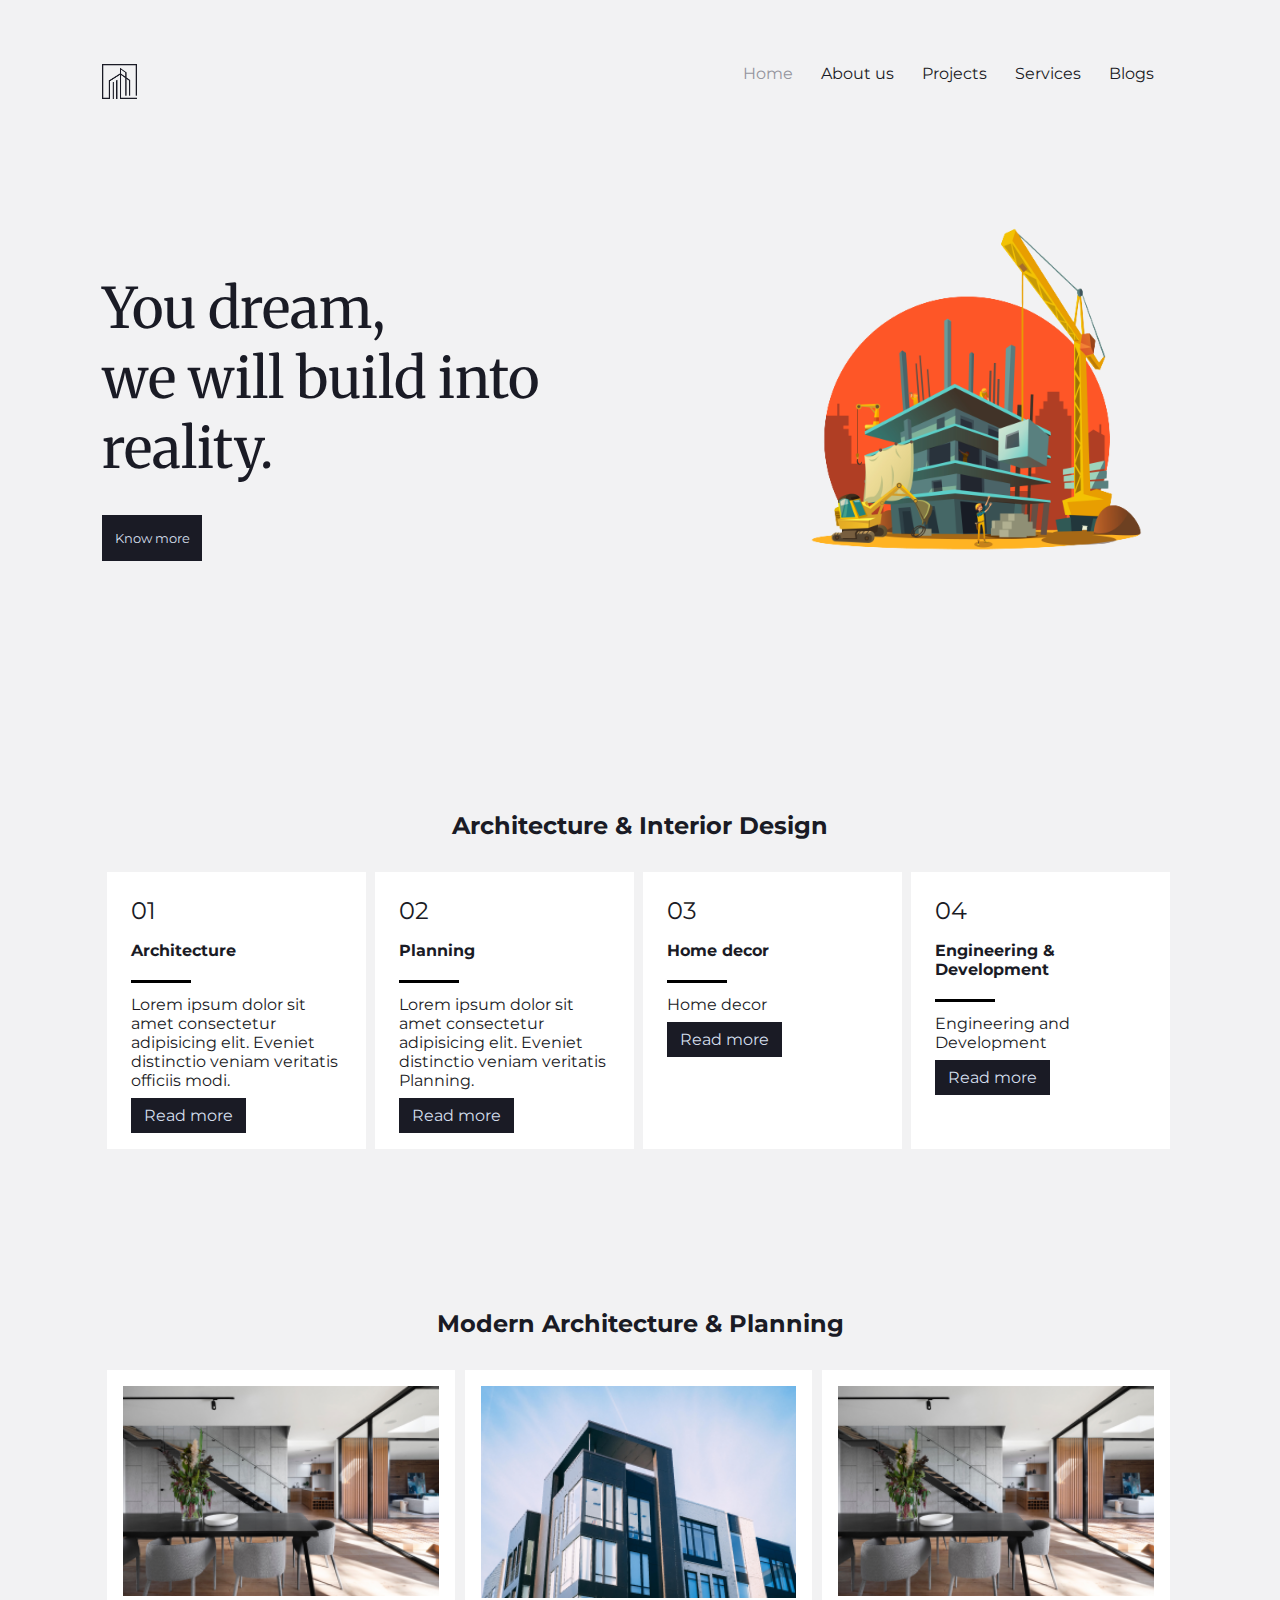
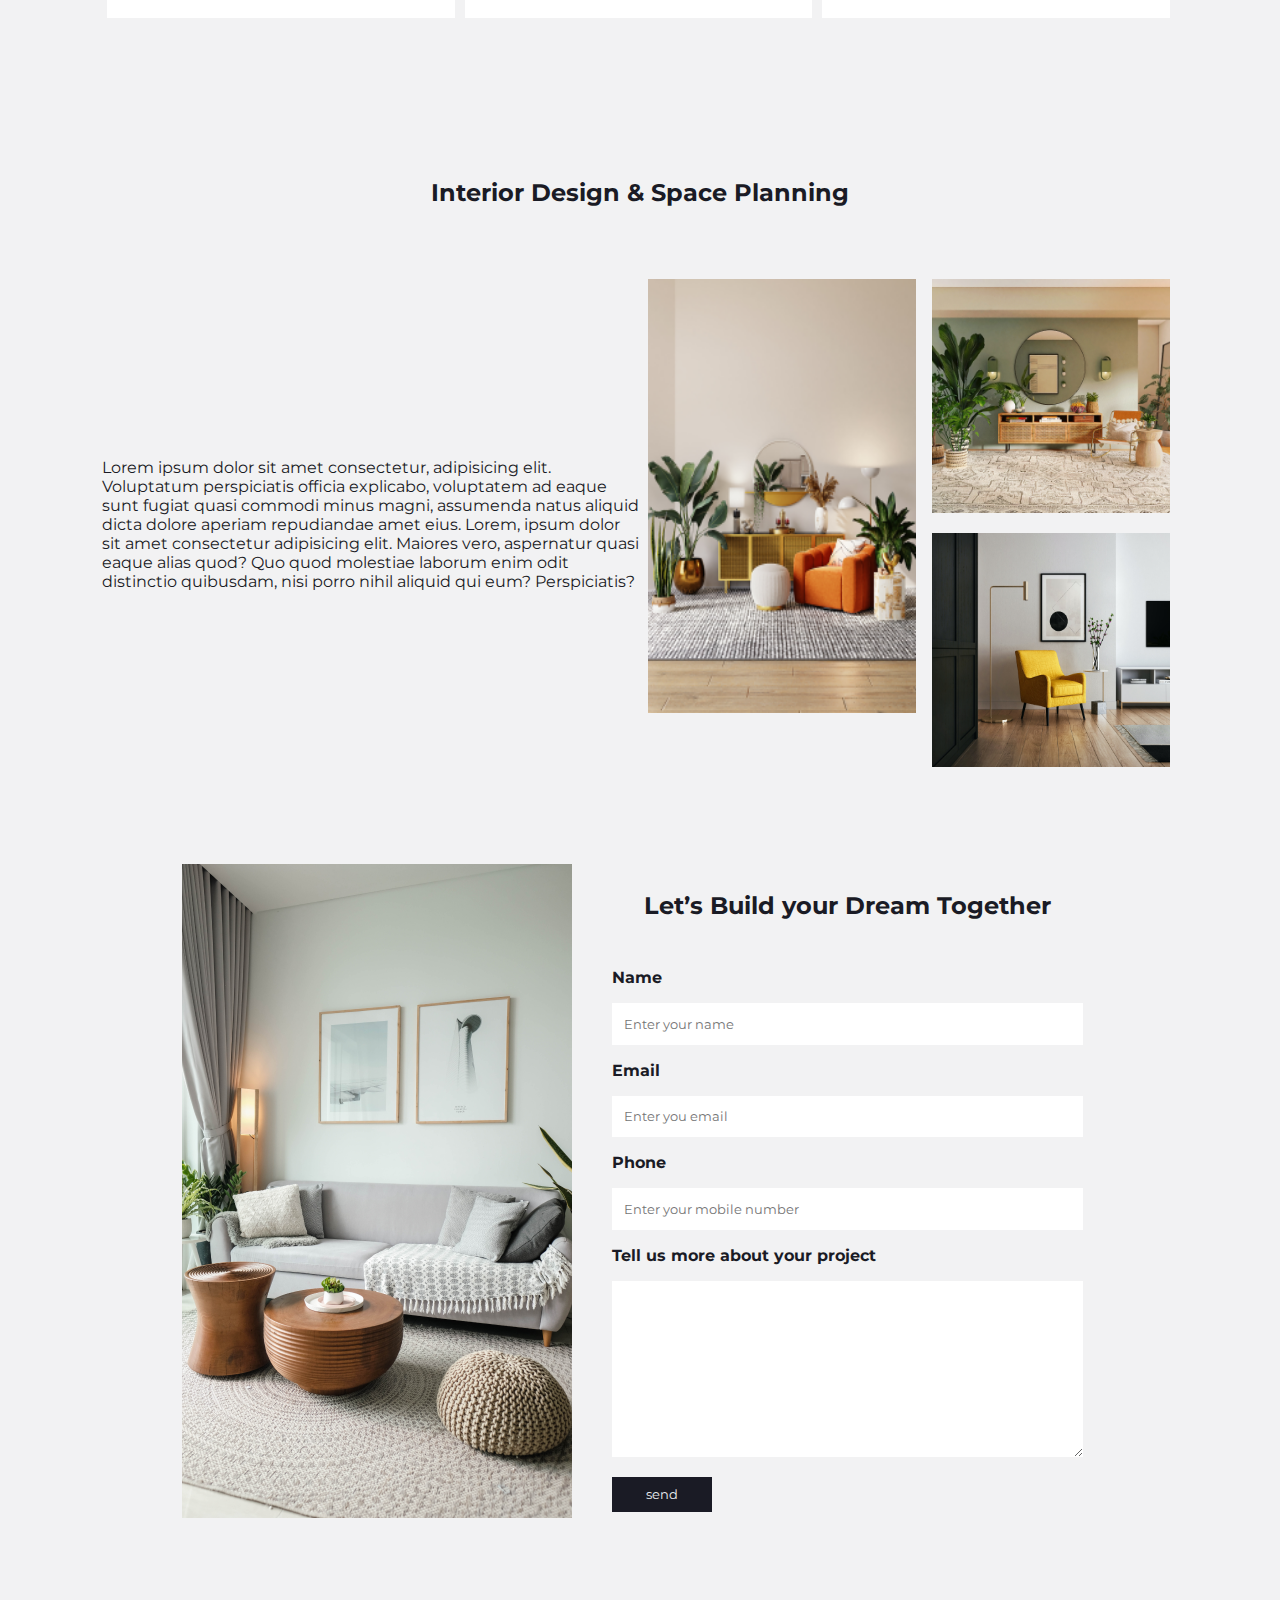
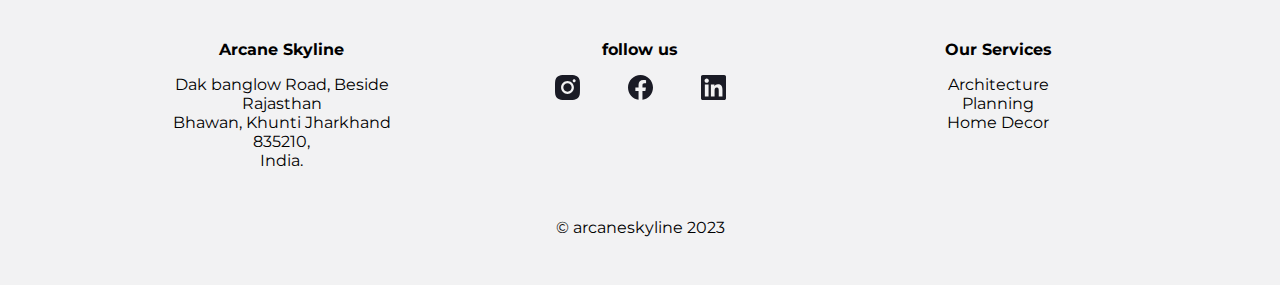
<file: index.html>
<!DOCTYPE html>
<html lang="en">
  <head>
    <meta charset="UTF-8" />
    <meta http-equiv="X-UA-Compatible" content="IE=edge" />
    <meta name="viewport" content="width=device-width, initial-scale=1.0" />
    <link rel="stylesheet" href="./style.css" />
    <script src="./script.js" defer></script>
    <title>Arcane Skyline</title>
  </head>
  <body>
    <div class="container">
      <div class="navbar">
        <div class="logo"><img src="./images/logo1.png" alt="logo" /></div>
        <nav class="menu">
          <ul class="menu-list">
            <li><a style="color: #95959e" href="/">Home</a></li>
            <li><a href="./about.html">About us</a></li>
            <li><a href="./projects.html">Projects</a></li>
            <li><a href="./services.html">Services</a></li>
            <li><a href="./blogs.html">Blogs</a></li>
          </ul>
        </nav>
        <div class="m-logo">
          <img src="./images/menu1.svg" width="30px" alt="menu-icon" />
        </div>
      </div>
      <div class="hero-section">
        <div class="about">
          You dream, <br />
          we will build into <br />
          reality.
          <br />

          <button>
            <a href="./about.html">Know more </a
            ><img src="./images/right1.svg" />
          </button>
        </div>
        <div class="image-hero">
          <img src="./images/8104-removebg-preview.png" alt="" />
        </div>
      </div>
      <div class="section1">
        <h2 class="section1_heading">Architecture & Interior Design</h2>
        <div class="section1-container">
          <div class="architecture">
            <div class="serial">01</div>
            <div class="heading">Architecture</div>
            <div class="line"></div>
            <div class="desc">
              Lorem ipsum dolor sit amet consectetur adipisicing elit. Eveniet
              distinctio veniam veritatis officiis modi.
            </div>
            <div class="readBtn">
              Read more <img src="./images/right1.svg" />
            </div>
          </div>
          <div class="planning">
            <div class="serial">02</div>
            <div class="heading">Planning</div>
            <div class="line"></div>
            <div class="desc">
              Lorem ipsum dolor sit amet consectetur adipisicing elit. Eveniet
              distinctio veniam veritatis Planning.
            </div>
            <div class="readBtn">
              Read more <img src="./images/right1.svg" />
            </div>
          </div>
          <div class="decore">
            <div class="serial">03</div>
            <div class="heading">Home decor</div>
            <div class="line"></div>
            <div class="desc">Home decor</div>
            <div class="readBtn">
              Read more <img src="./images/right1.svg" />
            </div>
          </div>
          <div class="development">
            <div class="serial">04</div>
            <div class="heading">Engineering & Development</div>
            <div class="line"></div>
            <div class="desc">Engineering and Development</div>
            <div class="readBtn">
              Read more <img src="./images/right1.svg" />
            </div>
          </div>
        </div>
      </div>
      <div class="section2">
        <h2 class="section2_heading">Modern Architecture & Planning</h2>
        <div class="section2-container">
          <div class="plan1">
            <img class="plan1-img" src="./images/planning03.png" alt="" />
          </div>
          <div class="plan2">
            <img class="plan2-img" src="./images/planning02.png" alt="" />
          </div>
          <div class="plan3">
            <img class="plan3-img" src="./images/planning03.png" alt="" />
          </div>
        </div>
      </div>

      <div class="section3">
        <div class="section3-heading">
          <h2 class="section3-heading">Interior Design & Space Planning</h2>
        </div>
        <div class="section3-info">
          <div class="section3-about">
            Lorem ipsum dolor sit amet consectetur, adipisicing elit. Voluptatum
            perspiciatis officia explicabo, voluptatem ad eaque sunt fugiat
            quasi commodi minus magni, assumenda natus aliquid dicta dolore
            aperiam repudiandae amet eius. Lorem, ipsum dolor sit amet
            consectetur adipisicing elit. Maiores vero, aspernatur quasi eaque
            alias quod? Quo quod molestiae laborum enim odit distinctio
            quibusdam, nisi porro nihil aliquid qui eum? Perspiciatis?
          </div>
          <div class="section3-image">
            <div class="image1">
              <img class="space01-img" src="./images/space01.png" alt="" />
            </div>
            <div class="imagecol">
              <div class="image2">
                <img class="space02-img" src="./images/space02.png" alt="" />
              </div>
              <div class="image3">
                <img class="space03-img" src="./images/space03.png" alt="" />
              </div>
            </div>
          </div>
        </div>
      </div>
      <div class="contactus">
        <div class="contact-img">
          <img class="img-contact" src="./images/contact-img.png" alt="" />
        </div>
        <div class="contact">
          <div class="contact-heading">
            <h2>Let’s Build your Dream Together</h2>
          </div>
          <div class="form">
            <h4>Name</h4>
            <input type="text" placeholder="Enter your name" />
            <h4>Email</h4>
            <input type="email" placeholder="Enter you email" />
            <h4>Phone</h4>
            <input type="number" placeholder="Enter your mobile number" />
            <h4>Tell us more about your project</h4>
            <textarea name="" id="" cols="30" rows="9"></textarea>
          </div>
          <button class="submit">send</button>
        </div>
      </div>
      <footer>
        <div class="media">
          <div class="address">
            <div class="address-heading"><h4>Arcane Skyline</h4></div>
            <div class="address-desc">
              Dak banglow Road, Beside Rajasthan
              <br />
              Bhawan, Khunti Jharkhand 835210,
              <br />
              India.
            </div>
          </div>
          <div class="social">
            <div class="social-heading"><h4>follow us</h4></div>
            <div class="social-link">
              <div class="instagram">
                <img src="./images/instagram-svgrepo-com.svg" alt="" />
              </div>
              <div class="facebook">
                <img src="./images/facebook-svgrepo-com.svg" alt="" />
              </div>
              <div class="linkedin">
                <img src="./images/linkedin-svgrepo-com.svg" alt="" />
              </div>
            </div>
          </div>
          <div class="services">
            <div class="services-heading"><h4>Our Services</h4></div>
            <div class="service-details">
              <div class="service01">Architecture</div>
              <div class="service02">Planning</div>
              <div class="service03">Home Decor</div>
            </div>
          </div>
        </div>
        <div class="copyright">© arcaneskyline 2023</div>
      </footer>
    </div>
  </body>
</html>
</file>
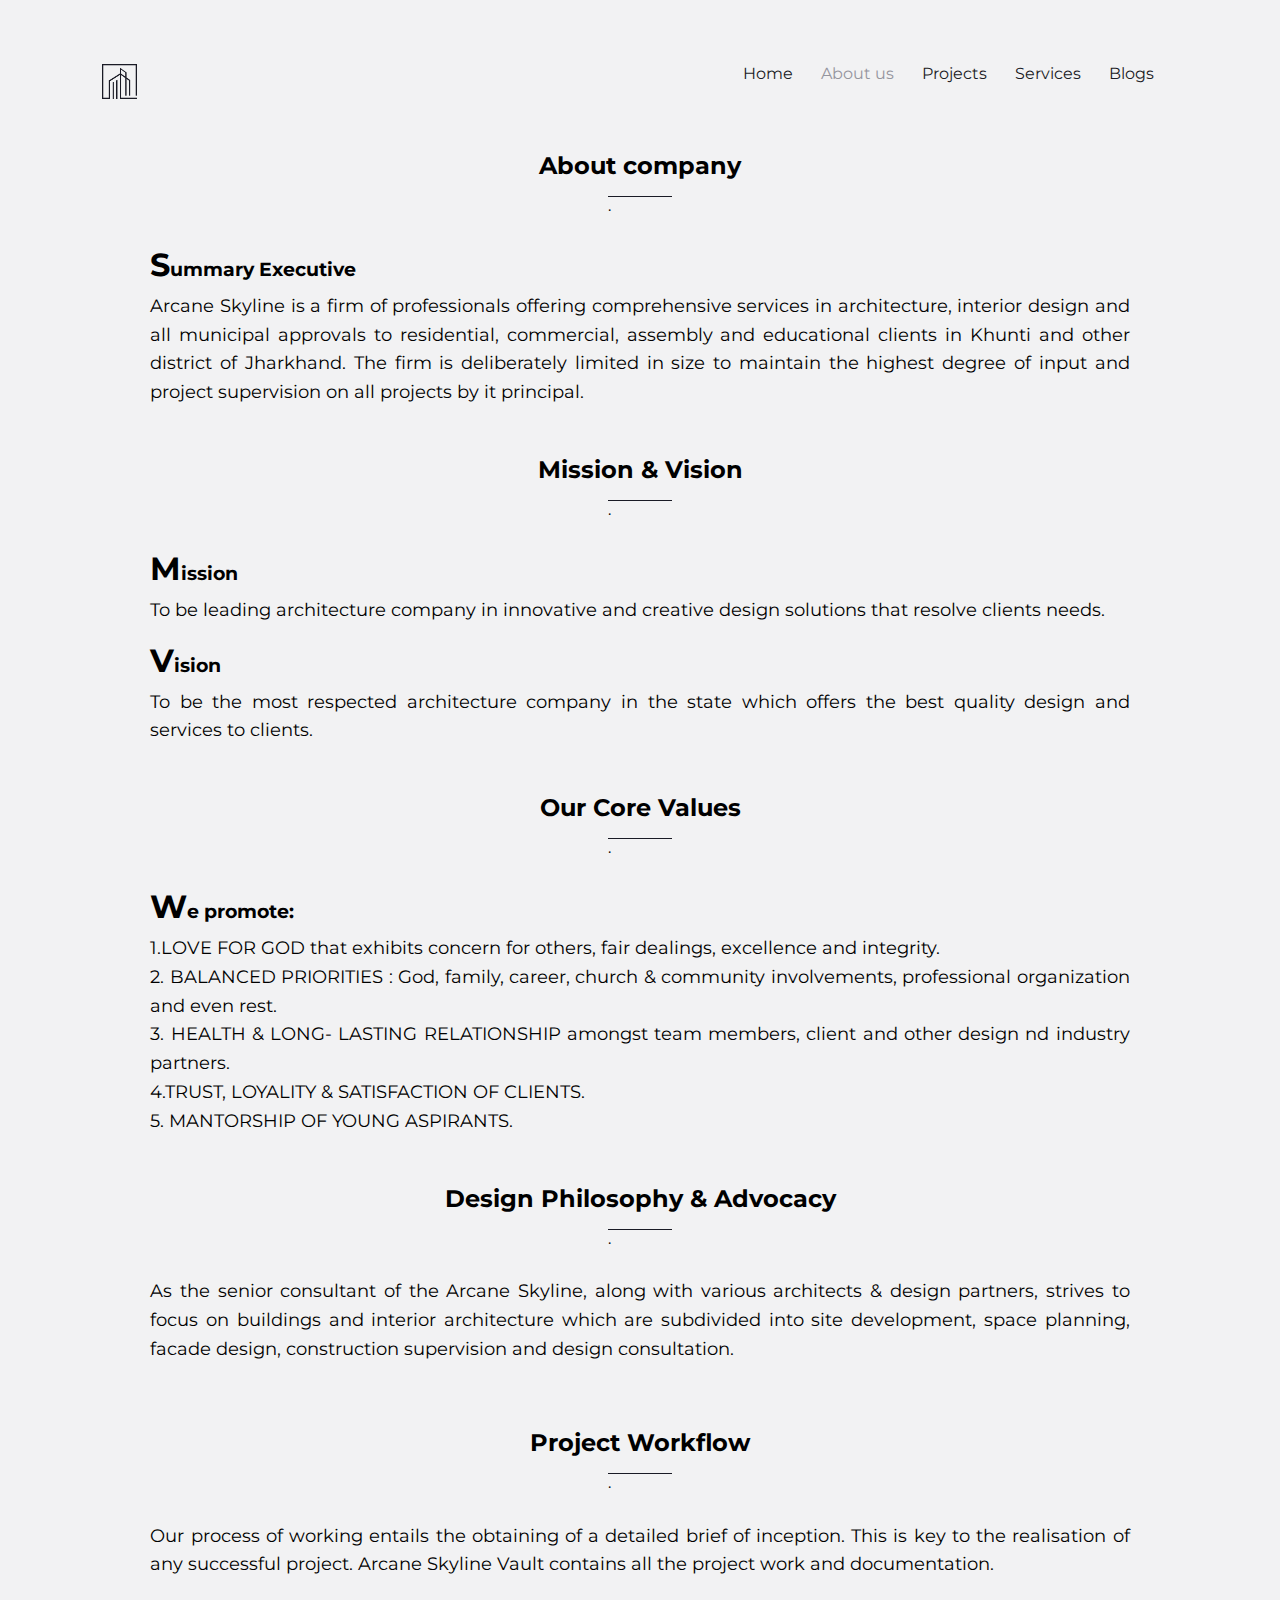
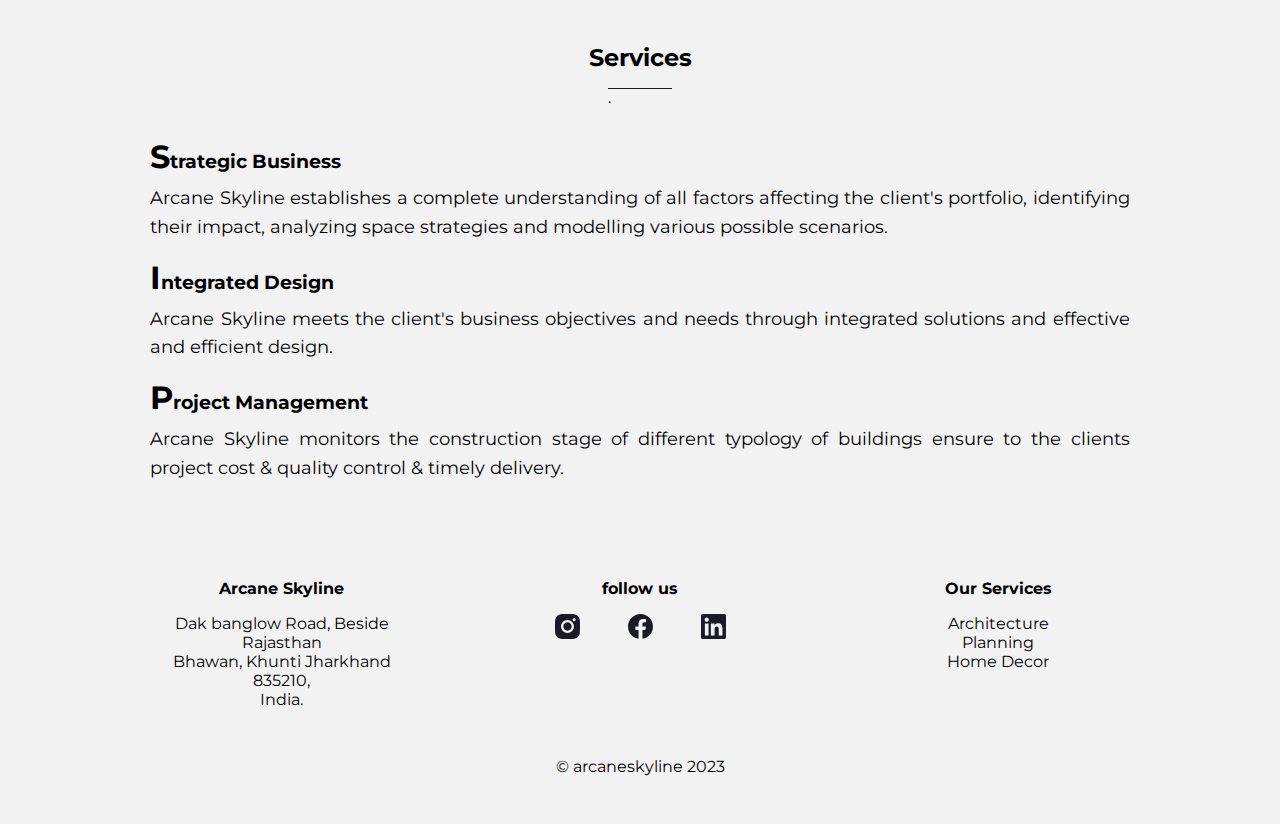
<file: about.html>
<!DOCTYPE html>
<html lang="en">
  <head>
    <meta charset="UTF-8" />
    <meta http-equiv="X-UA-Compatible" content="IE=edge" />
    <meta name="viewport" content="width=device-width, initial-scale=1.0" />
    <script src="./script.js" defer></script>
    <link rel="stylesheet" href="./about.css" />
    <title>Arcane Skyline</title>
  </head>
  <body>
    <div class="container">
      <div class="navbar">
        <div class="logo"><img src="./images/logo1.png" alt="logo" /></div>
        <nav class="menu">
          <ul class="menu-list">
            <li><a href="/index.html">Home</a></li>
            <li><a style="color: #95959e" href="./about.html">About us</a></li>
            <li><a href="./projects.html">Projects</a></li>
            <li><a href="./services.html">Services</a></li>
            <li><a href="./blogs.html">Blogs</a></li>
          </ul>
        </nav>
        <div class="m-logo">
          <img src="./images/menu1.svg" width="30px" alt="menu-icon" />
        </div>
      </div>
      <div class="about-content">
        <div class="about_section1">
          <div class="abt_head1">
            <h2>About company</h2>
            <div
              style="
                background-color: #1a1b25;
                margin: 1rem;
                height: 0.8px;
                width: 4rem;
              "
            >
              .
            </div>
          </div>
          <div class="abt_info1">
            <h3>Summary Executive</h3>
            <p>
              Arcane Skyline is a firm of professionals offering comprehensive
              services in architecture, interior design and all municipal
              approvals to residential, commercial, assembly and educational
              clients in Khunti and other district of Jharkhand. The firm is
              deliberately limited in size to maintain the highest degree of
              input and project supervision on all projects by it principal.
            </p>
          </div>
        </div>
        <div class="about_section2">
          <div class="abt_head2">
            <h2>Mission & Vision</h2>
            <div
              style="
                background-color: #1a1b25;
                margin: 1rem;
                height: 0.8px;
                width: 4rem;
              "
            >
              .
            </div>
          </div>
          <div class="abt_info2">
            <h3>Mission</h3>
            <p>
              To be leading architecture company in innovative and creative
              design solutions that resolve clients needs.
            </p>
            <h3>Vision</h3>
            <p>
              To be the most respected architecture company in the state which
              offers the best quality design and services to clients.
            </p>
          </div>
        </div>
        <div class="about_section3">
          <div class="abt_head3">
            <h2>Our Core Values</h2>
            <div
              style="
                background-color: #1a1b25;
                margin: 1rem;
                height: 0.8px;
                width: 4rem;
              "
            >
              .
            </div>
          </div>
          <div class="abt_info3">
            <h3>We promote:</h3>
            <p>
              1.LOVE FOR GOD that exhibits concern for others, fair dealings,
              excellence and integrity. <br />
              2. BALANCED PRIORITIES : God, family, career, church & community
              involvements, professional organization and even rest. <br />
              3. HEALTH & LONG- LASTING RELATIONSHIP amongst team members,
              client and other design nd industry partners. <br />
              4.TRUST, LOYALITY & SATISFACTION OF CLIENTS. <br />
              5. MANTORSHIP OF YOUNG ASPIRANTS.
            </p>
          </div>
        </div>
        <div class="about_section4">
          <div class="abt_head4">
            <h2>Design Philosophy & Advocacy</h2>
            <div
              style="
                background-color: #1a1b25;
                margin: 1rem;
                height: 0.8px;
                width: 4rem;
              "
            >
              .
            </div>
          </div>
          <div class="abt_info4">
            <p>
              As the senior consultant of the Arcane Skyline, along with various
              architects & design partners, strives to focus on buildings and
              interior architecture which are subdivided into site development,
              space planning, facade design, construction supervision and design
              consultation.
            </p>
          </div>
        </div>
        <div class="about_section5">
          <div class="abt_head5">
            <h2>Project Workflow</h2>
            <div
              style="
                background-color: #1a1b25;
                margin: 1rem;
                height: 0.8px;
                width: 4rem;
              "
            >
              .
            </div>
          </div>
          <div class="abt_info5">
            <p>
              Our process of working entails the obtaining of a detailed brief
              of inception. This is key to the realisation of any successful
              project. Arcane Skyline Vault contains all the project work and
              documentation.
            </p>
          </div>
        </div>
        <div class="about_section6">
          <div class="abt_head6">
            <h2>Services</h2>
            <div
              style="
                background-color: #1a1b25;
                margin: 1rem;
                height: 0.8px;
                width: 4rem;
              "
            >
              .
            </div>
          </div>
          <div class="abt_info6">
            <h3>Strategic Business</h3>
            <p>
              Arcane Skyline establishes a complete understanding of all factors
              affecting the client's portfolio, identifying their impact,
              analyzing space strategies and modelling various possible
              scenarios.
            </p>
            <h3>Integrated Design</h3>
            <p>
              Arcane Skyline meets the client's business objectives and needs
              through integrated solutions and effective and efficient design.
            </p>
            <h3>Project Management</h3>
            <p>
              Arcane Skyline monitors the construction stage of different
              typology of buildings ensure to the clients project cost & quality
              control & timely delivery.
            </p>
          </div>
        </div>
      </div>
      <footer>
        <div class="media">
          <div class="address">
            <div class="address-heading"><h4>Arcane Skyline</h4></div>
            <div class="address-desc">
              Dak banglow Road, Beside Rajasthan
              <br />
              Bhawan, Khunti Jharkhand 835210,
              <br />
              India.
            </div>
          </div>
          <div class="social">
            <div class="social-heading"><h4>follow us</h4></div>
            <div class="social-link">
              <div class="instagram">
                <img src="./images/instagram-svgrepo-com.svg" alt="" />
              </div>
              <div class="facebook">
                <img src="./images/facebook-svgrepo-com.svg" alt="" />
              </div>
              <div class="linkedin">
                <img src="./images/linkedin-svgrepo-com.svg" alt="" />
              </div>
            </div>
          </div>
          <div class="services">
            <div class="services-heading"><h4>Our Services</h4></div>
            <div class="service-details">
              <div class="service01">Architecture</div>
              <div class="service02">Planning</div>
              <div class="service03">Home Decor</div>
            </div>
          </div>
        </div>
        <div class="copyright">© arcaneskyline 2023</div>
      </footer>
    </div>
  </body>
</html>
</file>
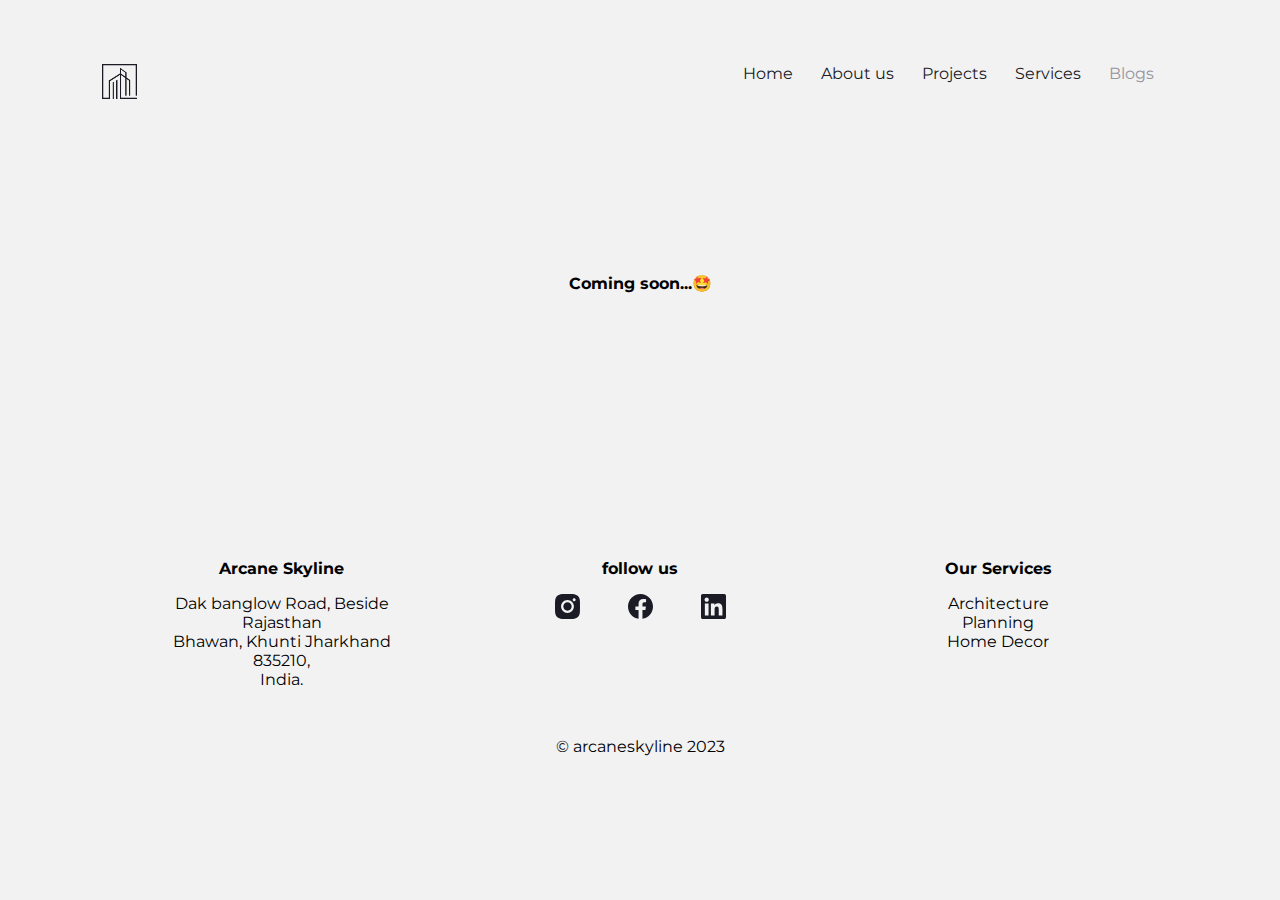
<file: blogs.html>
<!DOCTYPE html>
<html lang="en">
  <head>
    <meta charset="UTF-8" />
    <meta http-equiv="X-UA-Compatible" content="IE=edge" />
    <meta name="viewport" content="width=device-width, initial-scale=1.0" />
    <script src="./script.js" defer></script>
    <link rel="stylesheet" href="./blogs.css" />
    <title>Arcane Skyline</title>
  </head>
  <body>
    <div class="container">
      <div class="navbar">
        <div class="logo"><img src="./images/logo1.png" alt="logo" /></div>
        <nav class="menu">
          <ul class="menu-list">
            <li><a href="/index.html">Home</a></li>
            <li><a href="./about.html">About us</a></li>
            <li>
              <a href="./projects.html">Projects</a>
            </li>
            <li>
              <a href="./services.html">Services</a>
            </li>
            <li><a style="color: #95959e" href="./blogs.html">Blogs</a></li>
          </ul>
        </nav>
        <div class="m-logo">
          <img src="./images/menu1.svg" width="30px" alt="menu-icon" />
        </div>
      </div>
      <main>
        <h4>Coming soon...🤩</h4>
      </main>
      <footer>
        <div class="media">
          <div class="address">
            <div class="address-heading"><h4>Arcane Skyline</h4></div>
            <div class="address-desc">
              Dak banglow Road, Beside Rajasthan
              <br />
              Bhawan, Khunti Jharkhand 835210,
              <br />
              India.
            </div>
          </div>
          <div class="social">
            <div class="social-heading"><h4>follow us</h4></div>
            <div class="social-link">
              <div class="instagram">
                <img src="./images/instagram-svgrepo-com.svg" alt="" />
              </div>
              <div class="facebook">
                <img src="./images/facebook-svgrepo-com.svg" alt="" />
              </div>
              <div class="linkedin">
                <img src="./images/linkedin-svgrepo-com.svg" alt="" />
              </div>
            </div>
          </div>
          <div class="services">
            <div class="services-heading"><h4>Our Services</h4></div>
            <div class="service-details">
              <div class="service01">Architecture</div>
              <div class="service02">Planning</div>
              <div class="service03">Home Decor</div>
            </div>
          </div>
        </div>
        <div class="copyright">© arcaneskyline 2023</div>
      </footer>
    </div>
  </body>
</html>
</file>
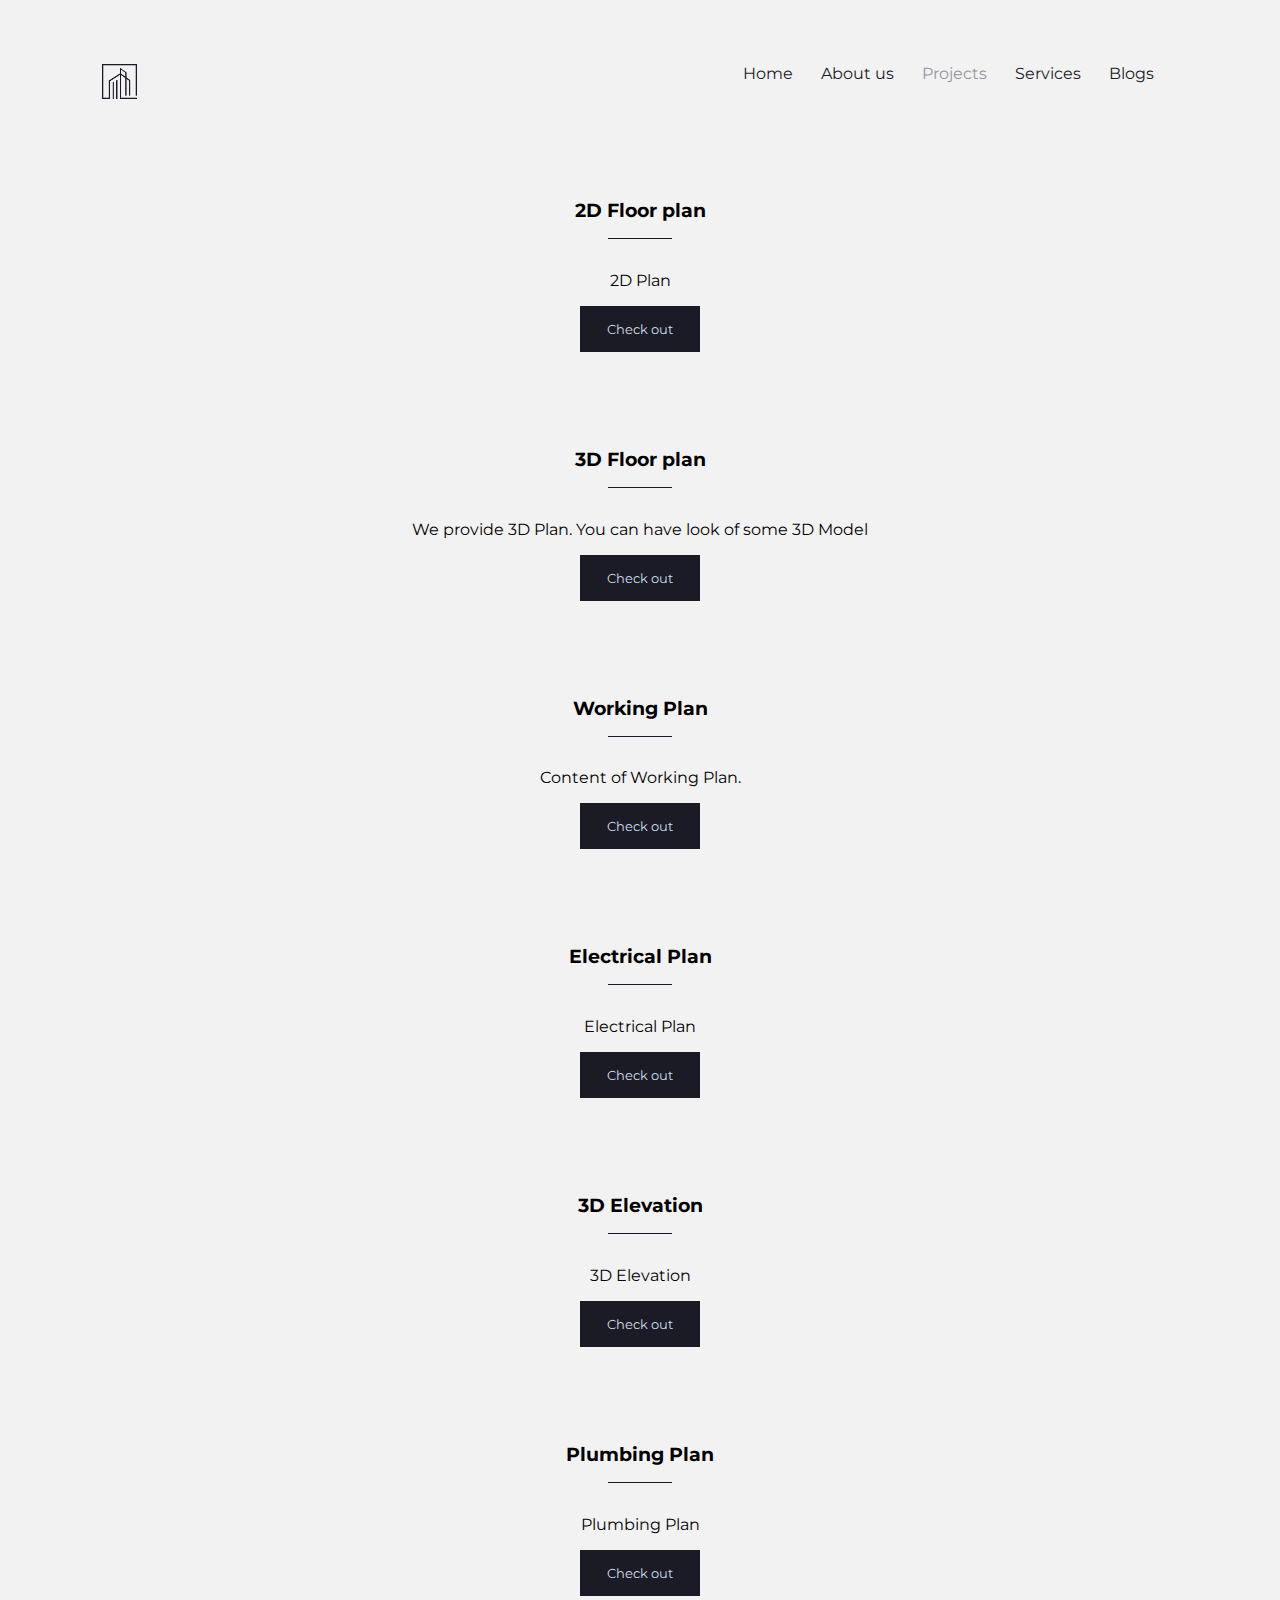
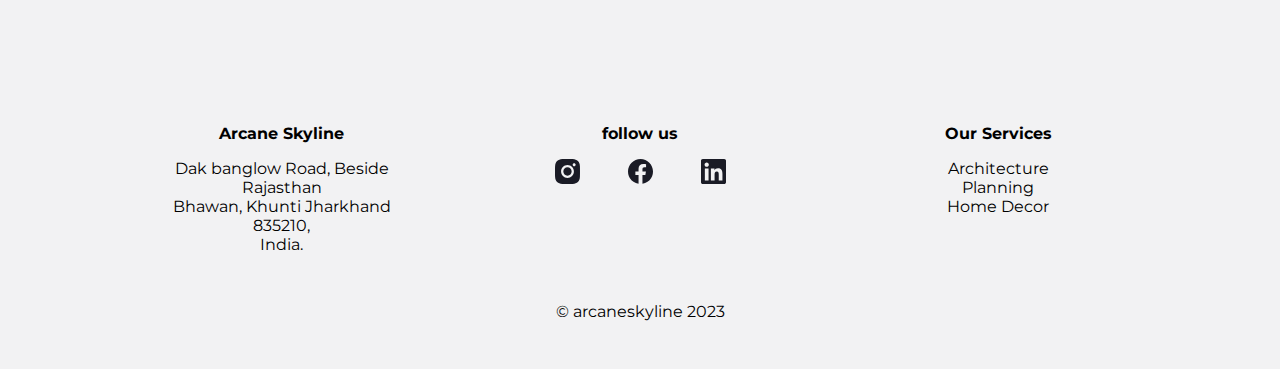
<file: projects.html>
<!DOCTYPE html>
<html lang="en">
  <head>
    <meta charset="UTF-8" />
    <meta http-equiv="X-UA-Compatible" content="IE=edge" />
    <meta name="viewport" content="width=device-width, initial-scale=1.0" />
    <script src="./script.js" defer></script>
    <link rel="stylesheet" href="./projects.css" />
    <title>Arcane Skyline</title>
  </head>
  <body>
    <div class="container">
      <div class="navbar">
        <div class="logo"><img src="./images/logo1.png" alt="logo" /></div>
        <nav class="menu">
          <ul class="menu-list">
            <li><a href="/index.html">Home</a></li>
            <li><a href="./about.html">About us</a></li>
            <li>
              <a style="color: #95959e" href="./projects.html">Projects</a>
            </li>
            <li><a href="./services.html">Services</a></li>
            <li><a href="./blogs.html">Blogs</a></li>
          </ul>
        </nav>
        <div class="m-logo">
          <img src="./images/menu1.svg" width="30px" alt="menu-icon" />
        </div>
      </div>
      <main>
        <div class="cards card1">
          <h3>2D Floor plan</h3>
          <div
            style="
              background-color: #1a1b25;
              margin: 1rem;
              height: 0.8px;
              width: 4rem;
            "
          ></div>
          <p>2D Plan</p>
          <button>
            <a href="">Check out</a>
          </button>
        </div>
        <div class="cards s2">
          <h3>3D Floor plan</h3>
          <div
            style="
              background-color: #1a1b25;
              margin: 1rem;
              height: 0.8px;
              width: 4rem;
            "
          ></div>
          <p>We provide 3D Plan. You can have look of some 3D Model</p>
          <button>
            <a href="./products/product01.html" target="_blank">Check out</a>
          </button>
        </div>
        <div class="cards card3">
          <h3>Working Plan</h3>
          <div
            style="
              background-color: #1a1b25;
              margin: 1rem;
              height: 0.8px;
              width: 4rem;
            "
          ></div>
          <p>Content of Working Plan.</p>
          <button>
            <a href="">Check out</a>
          </button>
        </div>
        <div class="cards card4">
          <h3>Electrical Plan</h3>
          <div
            style="
              background-color: #1a1b25;
              margin: 1rem;
              height: 0.8px;
              width: 4rem;
            "
          ></div>
          <p>Electrical Plan</p>
          <button>
            <a href="">Check out</a>
          </button>
        </div>
        <div class="cards card5">
          <h3>3D Elevation</h3>
          <div
            style="
              background-color: #1a1b25;
              margin: 1rem;
              height: 0.8px;
              width: 4rem;
            "
          ></div>
          <p>3D Elevation</p>
          <button>
            <a href="">Check out</a>
          </button>
        </div>
        <div class="cards card6">
          <h3>Plumbing Plan</h3>
          <div
            style="
              background-color: #1a1b25;
              margin: 1rem;
              height: 0.8px;
              width: 4rem;
            "
          ></div>
          <p>Plumbing Plan</p>
          <button>
            <a href="">Check out</a>
          </button>
        </div>
      </main>
      <footer>
        <div class="media">
          <div class="address">
            <div class="address-heading"><h4>Arcane Skyline</h4></div>
            <div class="address-desc">
              Dak banglow Road, Beside Rajasthan
              <br />
              Bhawan, Khunti Jharkhand 835210,
              <br />
              India.
            </div>
          </div>
          <div class="social">
            <div class="social-heading"><h4>follow us</h4></div>
            <div class="social-link">
              <div class="instagram">
                <img src="./images/instagram-svgrepo-com.svg" alt="" />
              </div>
              <div class="facebook">
                <img src="./images/facebook-svgrepo-com.svg" alt="" />
              </div>
              <div class="linkedin">
                <img src="./images/linkedin-svgrepo-com.svg" alt="" />
              </div>
            </div>
          </div>
          <div class="services">
            <div class="services-heading"><h4>Our Services</h4></div>
            <div class="service-details">
              <div class="service01">Architecture</div>
              <div class="service02">Planning</div>
              <div class="service03">Home Decor</div>
            </div>
          </div>
        </div>
        <div class="copyright">© arcaneskyline 2023</div>
      </footer>
    </div>
  </body>
</html>
</file>
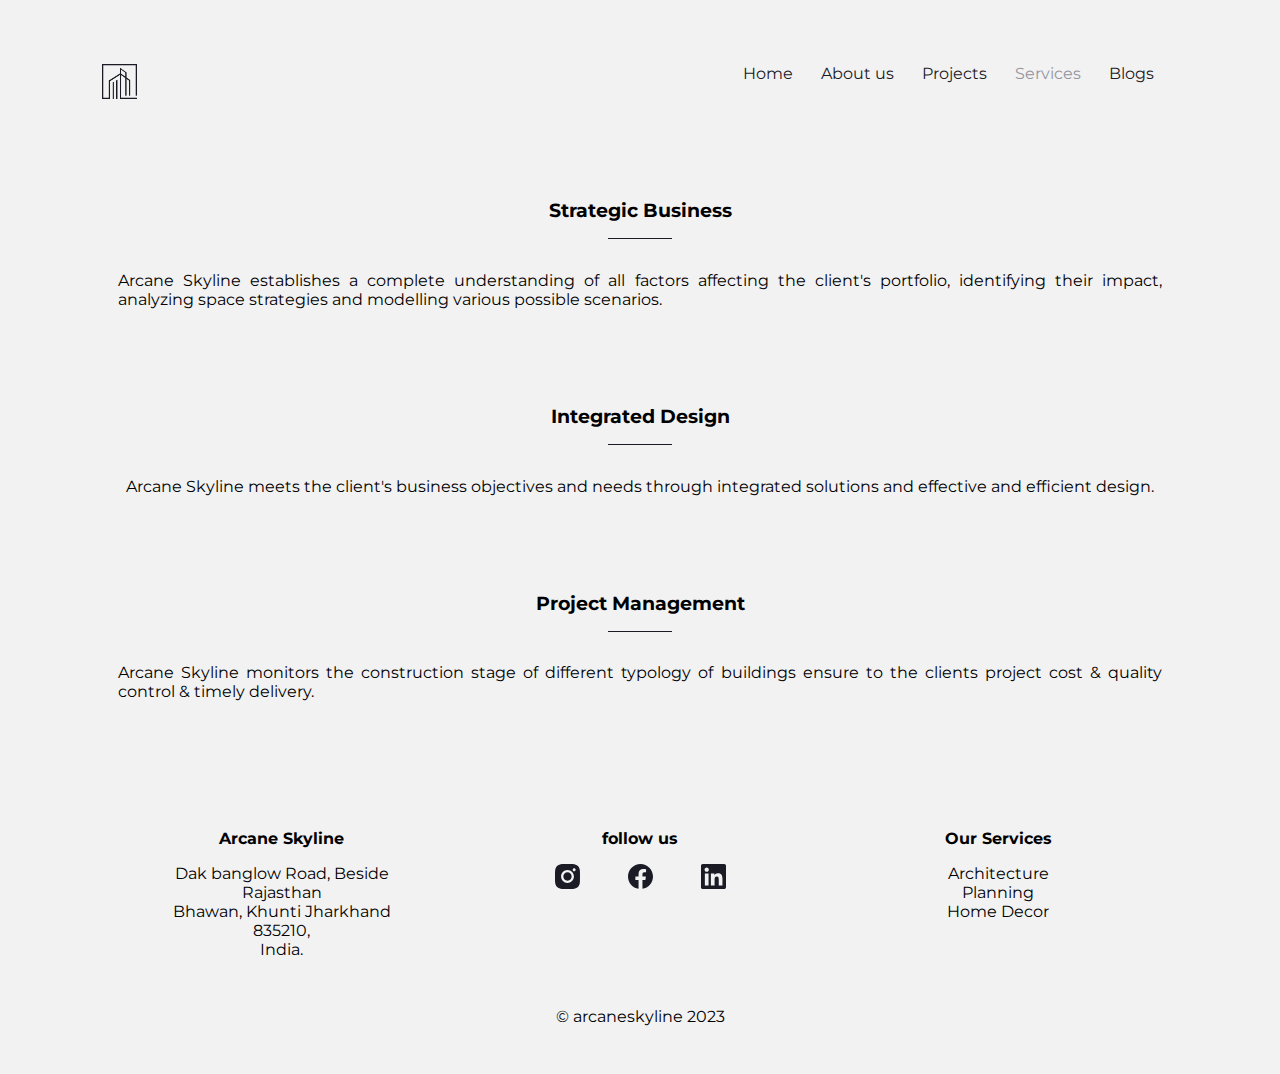
<file: services.html>
<!DOCTYPE html>
<html lang="en">
  <head>
    <meta charset="UTF-8" />
    <meta http-equiv="X-UA-Compatible" content="IE=edge" />
    <meta name="viewport" content="width=device-width, initial-scale=1.0" />
    <script src="./script.js" defer></script>
    <link rel="stylesheet" href="./services.css" />
    <title>Arcane Skyline</title>
  </head>
  <body>
    <div class="container">
      <div class="navbar">
        <div class="logo"><img src="./images/logo1.png" alt="logo" /></div>
        <nav class="menu">
          <ul class="menu-list">
            <li><a href="/index.html">Home</a></li>
            <li><a href="./about.html">About us</a></li>
            <li>
              <a href="./projects.html">Projects</a>
            </li>
            <li>
              <a style="color: #95959e" href="./services.html">Services</a>
            </li>
            <li><a href="./blogs.html">Blogs</a></li>
          </ul>
        </nav>
        <div class="m-logo">
          <img src="./images/menu1.svg" width="30px" alt="menu-icon" />
        </div>
      </div>
      <main>
        <div class="cards card1">
          <h3>Strategic Business</h3>
          <div
            style="
              background-color: #1a1b25;
              margin: 1rem;
              height: 0.8px;
              width: 4rem;
            "
          ></div>
          <p>
            Arcane Skyline establishes a complete understanding of all factors
            affecting the client's portfolio, identifying their impact,
            analyzing space strategies and modelling various possible scenarios.
          </p>
        </div>
        <div class="cards card1">
          <h3>Integrated Design</h3>
          <div
            style="
              background-color: #1a1b25;
              margin: 1rem;
              height: 0.8px;
              width: 4rem;
            "
          ></div>
          <p>
            Arcane Skyline meets the client's business objectives and needs
            through integrated solutions and effective and efficient design.
          </p>
        </div>
        <div class="cards card1">
          <h3>Project Management</h3>
          <div
            style="
              background-color: #1a1b25;
              margin: 1rem;
              height: 0.8px;
              width: 4rem;
            "
          ></div>
          <p>
            Arcane Skyline monitors the construction stage of different typology
            of buildings ensure to the clients project cost & quality control &
            timely delivery.
          </p>
        </div>
      </main>
      <footer>
        <div class="media">
          <div class="address">
            <div class="address-heading"><h4>Arcane Skyline</h4></div>
            <div class="address-desc">
              Dak banglow Road, Beside Rajasthan
              <br />
              Bhawan, Khunti Jharkhand 835210,
              <br />
              India.
            </div>
          </div>
          <div class="social">
            <div class="social-heading"><h4>follow us</h4></div>
            <div class="social-link">
              <div class="instagram">
                <img src="./images/instagram-svgrepo-com.svg" alt="" />
              </div>
              <div class="facebook">
                <img src="./images/facebook-svgrepo-com.svg" alt="" />
              </div>
              <div class="linkedin">
                <img src="./images/linkedin-svgrepo-com.svg" alt="" />
              </div>
            </div>
          </div>
          <div class="services">
            <div class="services-heading"><h4>Our Services</h4></div>
            <div class="service-details">
              <div class="service01">Architecture</div>
              <div class="service02">Planning</div>
              <div class="service03">Home Decor</div>
            </div>
          </div>
        </div>
        <div class="copyright">© arcaneskyline 2023</div>
      </footer>
    </div>
  </body>
</html>
</file>
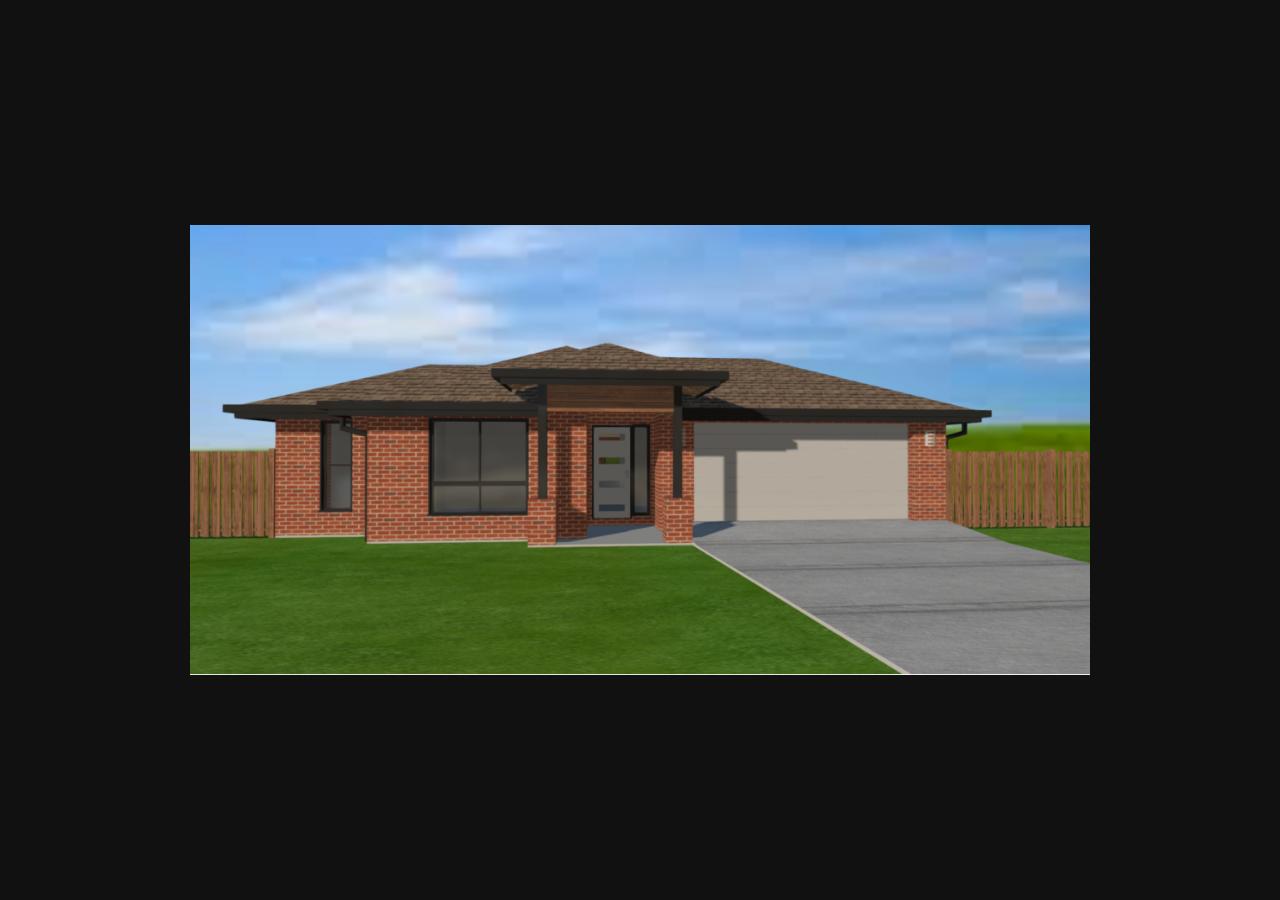
<file: products/product01.html>
<!DOCTYPE html>
<html lang="en">
  <head>
    <meta charset="UTF-8" />
    <meta http-equiv="X-UA-Compatible" content="IE=edge" />
    <meta name="viewport" content="width=device-width, initial-scale=1.0" />
    <link rel="stylesheet" href="./product.css" />
    <title>Arcane Skyline</title>
  </head>
  <body>
    <div class="card">
      <span style="--i: 0"></span>
      <img src="./product01/1.png" alt="" />
      <span style="--i: 1"></span>
      <img src="./product01/2.png" alt="" />
      <span style="--i: 2"></span>
      <img src="./product01/3.png" alt="" />
      <span style="--i: 3"></span>
      <img src="./product01/4.png" alt="" />
      <span style="--i: 4"></span>
      <img src="./product01/5.png" alt="" />
      <span style="--i: 5"></span>
      <img src="./product01/6.png" alt="" />
      <span style="--i: 6"></span>
      <img src="./product01/7.png" alt="" />
      <span style="--i: 7"></span>
      <img src="./product01/8.png" alt="" />
      <span style="--i: 8"></span>
      <img src="./product01/9.png" alt="" />
      <span style="--i: 9"></span>
      <img src="./product01/10.png" alt="" />
      <span style="--i: 10"></span>
      <img src="./product01/11.png" alt="" />
      <span style="--i: 11"></span>
      <img src="./product01/12.png" alt="" />
      <!-- 16 -->
      <span style="--i: 12"></span>
      <img src="./product01/13.png" alt="" />
      <span style="--i: 13"></span>
      <img src="./product01/14.png" alt="" />
      <span style="--i: 14"></span>
      <img src="./product01/15.png" alt="" />
      <span style="--i: 15"></span>
      <img src="./product01/16.png" alt="" />
      <span style="--i: 16"></span>
      <img src="./product01/17.png" alt="" />
      <span style="--i: 17"></span>
      <img src="./product01/18.png" alt="" />
      <span style="--i: 18"></span>
      <img src="./product01/19.png" alt="" />
      <span style="--i: 19"></span>
      <img src="./product01/20.png" alt="" />
      <span style="--i: 20"></span>
      <img src="./product01/21.png" alt="" />
      <span style="--i: 21"></span>
      <img src="./product01/22.png" alt="" />
      <span style="--i: 22"></span>
      <img src="./product01/23.png" alt="" />
      <span style="--i: 23"></span>
      <img src="./product01/24.png" alt="" />
      <span style="--i: 24"></span>
      <img src="./product01/25.png" alt="" />
      <span style="--i: 25"></span>
      <img src="./product01/26.png" alt="" />
      <span style="--i: 26"></span>
      <img src="./product01/27.png" alt="" />
      <span style="--i: 27"></span>
      <img src="./product01/28.png" alt="" />
    </div>
  </body>
</html>
</file>
<file: style.css>
@import url("https://fonts.googleapis.com/css2?family=Montserrat:wght@100;300&display=swap");
@import url("https://fonts.googleapis.com/css2?family=Merriweather:ital@1&display=swap");

* {
  padding: 0;
  margin: 0;
  box-sizing: border-box;
  font-family: "Montserrat", sans-serif;
}
body {
  background-color: #f2f2f3;
}
.container {
  width: 100%;
  min-height: 100vh;
  padding-left: 8%;
  padding-right: 8%;
  overflow: hidden;
}

/* Navigation----------------------------------------------------- */
.navbar {
  width: 100%;
  margin-top: 4rem;
  display: flex;
  justify-content: space-between;
  color: #1a1b25;
}
.logo img {
  width: 35px;
}
.menu {
  flex: 1;
  text-align: right;
}
.menu ul li {
  list-style: none;
  display: inline-block;
  margin-right: 1.5rem;
}
.menu ul li a {
  text-decoration: none;
  color: #1a1b25;
}
.menu ul li a:hover {
  text-decoration: none;
  color: #95959e;
}
.m-logo {
  display: none;
}
/* Hero Section------------------------------------------------------ */
.hero-section {
  width: 100%;
  margin-top: 7rem;
  margin-bottom: 10rem;
  display: flex;
  justify-content: center;
  align-items: center;
}
.about {
  flex: 1;
  display: flex;
  flex-direction: column;
  font-family: "Merriweather", serif;
}
.hero-section .about {
  color: #1a1b25;
  font-size: 3.5rem;
}
.hero-section button {
  width: 100px;
  padding: 15px 0px;
  margin-top: 2rem;
  border: 0px;
  outline: none;
  background: #1a1b25;
  color: #d3deeb;
  cursor: pointer;
  transition: width 0.5s;
}
.about button a {
  text-decoration: none;
  color: #d3deeb;
}
.about button a:hover {
  text-decoration: none;
}
.about button img {
  width: 10px;
  display: none;
}
.about button:hover img {
  display: block;
}
.about button:hover {
  width: 130px;
  display: flex;
  align-items: center;
  justify-content: space-around;
}
.image-hero img {
  flex: 1;
  width: 400px;
}

/* Section 1-------------------------------------------------- */
.section1 {
  color: #1a1b25;
  width: 100%;
  margin-top: 3rem;
  margin-bottom: 5rem;
}
.section1_heading {
  text-align: center;
  padding: 2rem;
}
.section1-container {
  display: flex;
  width: 100%;
  justify-content: space-between;
}
.section1-container .heading p {
  font-size: 1rem;
}
.line {
  display: inline-block;
  background-color: black;
  margin-left: 0.5rem;
  width: 60px;
  height: 3px;
}
.architecture {
  flex: 1;
  padding: 1rem;
  margin-left: 0.3rem;
  margin-right: 0.3rem;
  background: #fff;
}
.planning {
  flex: 1;
  padding: 1rem;
  margin-left: 0.3rem;
  margin-right: 0.3rem;
  background: #fff;
}
.decore {
  flex: 1;
  padding: 1rem;
  margin-left: 0.3rem;
  margin-right: 0.3rem;
  background: #fff;
}
.development {
  flex: 1;
  padding: 1rem;
  margin-left: 0.3rem;
  margin-right: 0.5rem;
  background: #fff;
}
/* section1 all serial */
.serial {
  padding: 0.5rem;
  font-size: 1.5rem;
}
/* section1 all heading */
.heading {
  padding: 0.5rem;
  font-size: 1rem;
  font-weight: bolder;
}
/* section1 all desc */
.desc {
  padding: 0.5rem;
}
/* section1 all button */
.readBtn {
  padding: 0.5rem;
  margin-left: 8px;
  width: 115px;
  cursor: pointer;
  background: #1a1b25;
  color: #d3deeb;
  transition: width 0.5s;
  text-align: center;
}
.readBtn img {
  color: white;
  width: 10px;
  display: none;
}
.readBtn:hover img {
  display: block;
}
.readBtn:hover {
  display: flex;
  width: 140px;
  align-items: center;
  justify-content: space-around;
}

/* Section 2-------------------------------------------------- */
.section2 {
  color: #1a1b25;
  margin-top: 8rem;
  /* border: 1px solid red; */
}
.section2_heading {
  text-align: center;
  padding: 2rem;
  /* border: 1px solid green; */
}
.section2-container {
  display: flex;
  justify-content: space-between;
  /* border: 1px solid tomato; */
}
.plan1 {
  flex: 1;
  padding: 1rem;
  margin-left: 0.3rem;
  margin-right: 0.3rem;
  background: #fff;
  /* border: 1px solid gold; */
}
.plan1-img,
.plan2-img,
.plan3-img {
  width: 100%;
}
.plan2 {
  flex: 1;
  padding: 1rem;
  margin-left: 0.3rem;
  margin-right: 0.3rem;
  background: #fff;
  /* border: 1px solid gold; */
}
.plan3 {
  flex: 1;
  padding: 1rem;
  margin-left: 0.3rem;
  margin-right: 0.5rem;
  background: #fff;
  /* border: 1px solid gold; */
}

/*Section3------------------------------------------------------ */
.section3 {
  width: 100%;
  margin-top: 6rem;
  color: #1a1b25;

  /* border: 1px solid green; */
}
.section3-heading {
  text-align: center;
  padding: 2rem;
}
.section3-info {
  display: flex;
  align-items: center;
}
.section3-about {
  flex: 1;

  /* border: 1px solid red; */
}
.section3-image {
  flex: 1;
  display: flex;
  /* border: 1px solid red; */
}
.image1 img {
  width: 100%;
  padding: 0.5rem;
  /* border: 1px solid red; */
}
.imagecol {
  display: flex;
  flex-direction: column;
}
.image2 img {
  width: 100%;
  padding: 0.5rem;
}
.image3 img {
  width: 100%;
  padding: 0.5rem;
}
.space01-img {
  /* width: 250px; */
  height: 450px;
}
.space02-img {
  /* width: 200px; */
  height: 250px;
}
.space03-img {
  /* width: 200px; */
  height: 250px;
}

/* contact us----------------------------------------------- */
.contactus {
  width: 100%;
  margin-top: 4rem;

  display: flex;
  justify-content: center;
  align-items: center;
  /* border: 1px solid green; */
}
.contact-img img {
  width: 100%;
  /* border: 1px solid red; */
}
.contact {
  display: flex;
  flex-direction: column;
  padding: 1rem;
  margin-left: 1.5rem;
  /* margin: 1rem; */

  color: #1a1b25;

  /* border: 1px solid red; */
}
.contact-heading {
  padding: 1rem;
  margin: 1rem;
}
.form input {
  background-color: #fff;
  padding: 0.8rem;
  width: 100%;

  border: none;
}
.form h4 {
  padding: 1rem 1rem 1rem 0rem;
}
.form textarea {
  background-color: #fff;
  width: 100%;
  padding: 1rem;
  border: none;
  outline-style: none;
}
.form {
  margin-bottom: 1rem;
}
.submit {
  width: 100px;
  padding: 0.6rem;
  margin-bottom: 1rem;
  background-color: #1a1b25;
  color: #ebeff2;
  cursor: pointer;
  border: none;
  outline: none;
}
.submit:hover {
  background-color: #5c5c5f;
}

/* footer---------------------------------------------------- */
.media {
  margin-top: 3rem;
  display: flex;
}
.address {
  flex: 1;
  padding: 3rem;
  text-align: center;
}
.address-heading h4 {
  margin-bottom: 1rem;
}
.social {
  flex: 1;
  display: flex;
  flex-direction: column;
  align-items: center;
  padding: 3rem;
}
.social-heading {
  margin-bottom: 1rem;
}
.social-link {
  display: flex;
  text-align: center;
}
.instagram img {
  width: 25px;
  margin-right: 3rem;
  cursor: pointer;
}
.facebook img {
  width: 25px;
  margin-right: 3rem;
  cursor: pointer;
}
.linkedin img {
  width: 25px;
  cursor: pointer;
}
.services {
  flex: 1;
  display: flex;
  flex-direction: column;
  align-items: center;
  padding: 3rem;
}
.service-details {
  text-align: center;
}
.services-heading {
  margin-bottom: 1rem;
}
footer .copyright {
  text-align: center;
  margin-bottom: 3rem;
}

@media only screen and (max-width: 768px) {
  /* For mobile phones: */
  .m-logo {
    display: block;
  }
  .menu {
    display: none;
    margin-top: 3rem;
    position: absolute;
    right: 0;
  }
  .menu-list {
    display: flex;
    flex-direction: column;
  }
  .menu-list li {
    padding-right: 0;
    margin-right: 0;
    padding-bottom: 0.6rem;
  }
  /* hero section ---*/
  .hero-section {
    flex-direction: column-reverse;
  }
  .image-hero img {
    width: 300px;
  }
  .hero-section {
    margin-bottom: 5rem;
  }
  .hero-section .about {
    font-size: 2rem;
  }
  /* section 01-------- */
  .section1-container {
    display: block;
  }
  .section1_heading {
    font-size: 1rem;
  }
  .serial {
    font-size: 0.9rem;
  }
  .heading {
    font-size: 1rem;
  }
  .line {
    width: 40px;
    height: 2px;
  }
  .desc {
    font-size: 0.9rem;
    text-align: justify;
  }
  .architecture {
    margin-bottom: 0.5rem;
  }
  .planning {
    margin-bottom: 0.5rem;
  }
  .decore {
    margin-bottom: 0.5rem;
  }
  .development {
    margin-bottom: 0.5rem;
  }
  .readBtn {
    font-size: 0.8rem;
    padding: 0.5rem;
    margin-left: 8px;
    width: 90px;
  }
  .readBtn img {
    color: white;
    width: 5px;
    display: none;
  }
  .readBtn:hover {
    display: flex;
    width: 120px;
    align-items: center;
    justify-content: space-around;
  }

  /* section 2----------- */
  .section2 {
    margin-top: 4rem;
  }
  .section2_heading {
    font-size: 1rem;
  }
  .section2-container {
    display: block;
  }
  .plan1-img,
  .plan2-img,
  .plan3-img {
    width: 90%;
  }
  .plan1 {
    text-align: center;
    margin-bottom: 0.5rem;
  }
  .plan2 {
    margin-bottom: 0.5rem;
    text-align: center;
  }
  .plan3 {
    text-align: center;
  }

  /* section 3------------------ */
  .section3 {
    margin-top: 4rem;
  }
  .section3-heading {
    font-size: 1rem;
  }
  .section3-info {
    flex-direction: column-reverse;
  }

  .space01-img {
    /* width: 250px; */
    height: 300px;
  }
  .space02-img {
    /* width: 200px; */
    height: 200px;
  }
  .space03-img {
    /* width: 200px; */
    height: 150px;
  }
  .section3-about {
    margin-top: 1.5rem;
    font-size: 0.9rem;
    text-align: justify;
  }
  /* contact us----------- */
  .contact {
    padding-left: 0rem;
  }
  .contact-heading h2 {
    font-size: 1.2rem;
    text-align: center;
  }
  .contact-img {
    display: none;
  }
  .form h4 {
    font-size: 0.8rem;
  }
  .media {
    display: block;
    font-size: 0.9rem;
  }
}
</file>
<file: about.css>
@import url("https://fonts.googleapis.com/css2?family=Montserrat:wght@100;300&display=swap");
@import url("https://fonts.googleapis.com/css2?family=Merriweather:ital@1&display=swap");

* {
  padding: 0;
  margin: 0;
  box-sizing: border-box;
  font-family: "Montserrat", sans-serif;
}
body {
  background-color: #f2f2f3;
}
.container {
  width: 100%;
  min-height: 100vh;
  padding-left: 8%;
  padding-right: 8%;
  overflow: hidden;
}

/* Navigation----------------------------------------------------- */
.navbar {
  width: 100%;
  margin-top: 4rem;
  display: flex;
  justify-content: space-between;
  color: #1a1b25;
}
.logo img {
  width: 35px;
}
.menu {
  flex: 1;
  text-align: right;
}
.menu ul li {
  list-style: none;
  display: inline-block;
  margin-right: 1.5rem;
}
.menu ul li a {
  text-decoration: none;
  color: #1a1b25;
}
.menu ul li a:hover {
  text-decoration: none;
  color: #95959e;
}
.m-logo {
  display: none;
}

/* about--------------------------------------------------- */

.about_section1 {
  margin: 2rem;
  /* border: 1px solid green; */
}
.abt_head1 {
  display: flex;
  flex-direction: column;
  align-items: center;
  padding: 1rem;
}
.abt_info1 h3 {
  padding: 1rem 1rem 0rem 1rem;
}
.abt_info1 h3::first-letter {
  font-size: 2rem;
}
.abt_info1 p {
  padding: 0.5rem 1rem 0rem 1rem;
  line-height: 1.6;
  font-size: 1.125rem;
  text-align: justify;
  text-justify: inter-word;
}
.about_section2 {
  margin: 2rem;
  /* border: 1px solid green; */
}
.abt_head2 {
  display: flex;
  flex-direction: column;
  align-items: center;
  padding: 1rem;
  /* border: 1px solid red; */
}
.abt_info2 h3 {
  padding: 1rem 1rem 0rem 1rem;
}
.abt_info2 h3::first-letter {
  font-size: 2rem;
}
.abt_info2 p {
  padding: 0.5rem 1rem 0rem 1rem;
  line-height: 1.6;
  font-size: 1.125rem;
  text-align: justify;
  text-justify: inter-word;
}
.about_section3 {
  margin: 2rem;
  /* border: 1px solid green; */
}
.abt_head3 {
  display: flex;
  flex-direction: column;
  align-items: center;
  padding: 1rem;
  /* border: 1px solid red; */
}
.abt_info3 h3 {
  padding: 1rem 1rem 0rem 1rem;
}
.abt_info3 h3::first-letter {
  font-size: 2rem;
}
.abt_info3 p {
  padding: 0.5rem 1rem 0rem 1rem;
  line-height: 1.6;
  font-size: 1.125rem;
  text-align: justify;
  text-justify: inter-word;
}
.about_section4 {
  margin: 2rem;
  /* border: 1px solid green; */
}
.abt_head4 {
  display: flex;
  flex-direction: column;
  align-items: center;
  padding: 1rem;
  /* border: 1px solid red; */
}
.abt_info4 h3 {
  padding: 1rem;
}
.abt_info4 p {
  padding: 1rem;
  line-height: 1.6;
  font-size: 1.125rem;
  text-align: justify;
  text-justify: inter-word;
}
.about_section5 {
  margin: 2rem;
  /* border: 1px solid green; */
}
.abt_head5 {
  display: flex;
  flex-direction: column;
  align-items: center;
  padding: 1rem;
  /* border: 1px solid red; */
}
.abt_info5 h3 {
  padding: 1rem;
}
.abt_info5 p {
  padding: 1rem;
  line-height: 1.6;
  font-size: 1.125rem;
  text-align: justify;
  text-justify: inter-word;
}
.about_section6 {
  margin: 2rem;
  /* border: 1px solid green; */
}
.abt_head6 {
  display: flex;
  flex-direction: column;
  align-items: center;
  padding: 1rem;
  /* border: 1px solid red; */
}
.abt_info6 h3 {
  padding: 1rem 1rem 0rem 1rem;
}
.abt_info6 h3::first-letter {
  font-size: 2rem;
}
.abt_info6 p {
  padding: 0.5rem 1rem 0rem 1rem;
  line-height: 1.6;
  font-size: 1.125rem;
  text-align: justify;
  text-justify: inter-word;
}

/* footer---------------------------------------------------- */
.media {
  margin-top: 3rem;
  display: flex;
}
.address {
  flex: 1;
  padding: 3rem;
  text-align: center;
}
.address-heading h4 {
  margin-bottom: 1rem;
}
.social {
  flex: 1;
  display: flex;
  flex-direction: column;
  align-items: center;
  padding: 3rem;
}
.social-heading {
  margin-bottom: 1rem;
}
.social-link {
  display: flex;
  text-align: center;
}
.instagram img {
  width: 25px;
  margin-right: 3rem;
  cursor: pointer;
}
.facebook img {
  width: 25px;
  margin-right: 3rem;
  cursor: pointer;
}
.linkedin img {
  width: 25px;
  cursor: pointer;
}
.services {
  flex: 1;
  display: flex;
  flex-direction: column;
  align-items: center;
  padding: 3rem;
}
.service-details {
  text-align: center;
}
.services-heading {
  margin-bottom: 1rem;
}
footer .copyright {
  text-align: center;
  margin-bottom: 3rem;
}

@media only screen and (max-width: 768px) {
  /* For mobile phones: */
  .m-logo {
    display: block;
  }
  .menu {
    display: none;
    margin-top: 3rem;
    position: absolute;
    right: 0;
  }
  .menu-list {
    display: flex;
    flex-direction: column;
  }
  .menu-list li {
    padding-right: 0;
    margin-right: 0;
    padding-bottom: 0.6rem;
  }
  /* hero section ---*/
  .hero-section {
    flex-direction: column-reverse;
  }
  .image-hero img {
    width: 300px;
  }
  .hero-section {
    margin-bottom: 5rem;
  }
  .hero-section .about {
    font-size: 2rem;
  }

  /* main section------- */
  h2,
  h3 {
    font-size: 1.1rem;
  }
  .abt_info1 p {
    font-size: 1rem;
  }
  .abt_info2 p {
    font-size: 1rem;
  }
  .abt_info3 p {
    font-size: 1rem;
  }
  .abt_info4 p {
    font-size: 1rem;
  }
  .abt_info5 p {
    font-size: 1rem;
  }
  .abt_info6 p {
    font-size: 1rem;
  }
  .abt_info1 h3::first-letter {
    font-size: 1.5rem;
  }
  .abt_info2 h3::first-letter {
    font-size: 1.5rem;
  }
  .abt_info3 h3::first-letter {
    font-size: 1.5rem;
  }
  .abt_info6 h3::first-letter {
    font-size: 1.5rem;
  }
  /* p {
    font-size: 0.1rem;
  } */

  .media {
    display: block;
    font-size: 0.9rem;
  }
}
</file>
<file: blogs.css>
@import url("https://fonts.googleapis.com/css2?family=Montserrat:wght@100;300&display=swap");
@import url("https://fonts.googleapis.com/css2?family=Merriweather:ital@1&display=swap");

* {
  padding: 0;
  margin: 0;
  box-sizing: border-box;
  font-family: "Montserrat", sans-serif;
}
body {
  background-color: #f2f2f3;
}
.container {
  width: 100%;
  min-height: 100vh;
  padding-left: 8%;
  padding-right: 8%;
  overflow: hidden;
}

/* Navigation----------------------------------------------------- */
.navbar {
  width: 100%;
  margin-top: 4rem;
  display: flex;
  justify-content: space-between;
  color: #1a1b25;
}
.logo img {
  width: 35px;
}
.menu {
  flex: 1;
  text-align: right;
}
.menu ul li {
  list-style: none;
  display: inline-block;
  margin-right: 1.5rem;
}
.menu ul li a {
  text-decoration: none;
  color: #1a1b25;
}
.menu ul li a:hover {
  text-decoration: none;
  color: #95959e;
}
.m-logo {
  display: none;
}

/* main message --------------------------------------*/
main {
  display: flex;
  justify-content: center;
  align-items: center;
  height: 40vh;
}

/* footer---------------------------------------------------- */
.media {
  margin-top: 3rem;
  display: flex;
}
.address {
  flex: 1;
  padding: 3rem;
  text-align: center;
}
.address-heading h4 {
  margin-bottom: 1rem;
}
.social {
  flex: 1;
  display: flex;
  flex-direction: column;
  align-items: center;
  padding: 3rem;
}
.social-heading {
  margin-bottom: 1rem;
}
.social-link {
  display: flex;
  text-align: center;
}
.instagram img {
  width: 25px;
  margin-right: 3rem;
  cursor: pointer;
}
.facebook img {
  width: 25px;
  margin-right: 3rem;
  cursor: pointer;
}
.linkedin img {
  width: 25px;
  cursor: pointer;
}
.services {
  flex: 1;
  display: flex;
  flex-direction: column;
  align-items: center;
  padding: 3rem;
}
.service-details {
  text-align: center;
}
.services-heading {
  margin-bottom: 1rem;
}
footer .copyright {
  text-align: center;
  margin-bottom: 3rem;
}
@media only screen and (max-width: 768px) {
  /* For mobile phones: */
  .m-logo {
    display: block;
  }
  .menu {
    display: none;
    margin-top: 3rem;
    position: absolute;
    right: 0;
  }
  .menu-list {
    display: flex;
    flex-direction: column;
  }
  .menu-list li {
    padding-right: 0;
    margin-right: 0;
    padding-bottom: 0.6rem;
  }

  /* main section------- */
  h3 {
    font-size: 1rem;
  }
  p {
    font-size: 0.9rem;
  }
  .cards button {
    width: 80px;
    font-size: 0.6rem;
  }
  /* media------- */
  .media {
    display: block;
    font-size: 0.9rem;
  }
}
</file>
<file: projects.css>
@import url("https://fonts.googleapis.com/css2?family=Montserrat:wght@100;300&display=swap");
@import url("https://fonts.googleapis.com/css2?family=Merriweather:ital@1&display=swap");

* {
  padding: 0;
  margin: 0;
  box-sizing: border-box;
  font-family: "Montserrat", sans-serif;
}
body {
  background-color: #f2f2f3;
}
.container {
  width: 100%;
  min-height: 100vh;
  padding-left: 8%;
  padding-right: 8%;
  overflow: hidden;
}

/* Navigation----------------------------------------------------- */
.navbar {
  width: 100%;
  margin-top: 4rem;
  display: flex;
  justify-content: space-between;
  color: #1a1b25;
}
.logo img {
  width: 35px;
}
.menu {
  flex: 1;
  text-align: right;
}
.menu ul li {
  list-style: none;
  display: inline-block;
  margin-right: 1.5rem;
}
.menu ul li a {
  text-decoration: none;
  color: #1a1b25;
}
.menu ul li a:hover {
  text-decoration: none;
  color: #95959e;
}
.m-logo {
  display: none;
}

/* main  --------------------------------------*/
main {
  margin-top: 5rem;
}
.cards {
  display: flex;
  flex-direction: column;
  align-items: center;
  text-align: justify;
  margin-top: 1rem;
  margin-bottom: 4rem;
}
.cards h3 {
  padding: 1rem 1rem 0rem 1rem;
}
.cards p {
  padding: 1rem;
}
.cards button {
  margin-bottom: 1rem;
}
.cards button {
  width: 120px;
  padding: 15px 0px;
  border: 0px;
  outline: none;
  background: #1a1b25;
  color: #d3deeb;
  cursor: pointer;
  transition: width 0.5s;
}
.cards button a {
  text-decoration: none;
  color: #d3deeb;
}
.cards button a:hover {
  text-decoration: none;
}
.cards button img {
  width: 10px;
  display: none;
}

.cards button:hover {
  width: 140px;
  background: #484951;
  align-items: center;
  justify-content: space-around;
}

/* footer---------------------------------------------------- */
.media {
  margin-top: 3rem;
  display: flex;
}
.address {
  flex: 1;
  padding: 3rem;
  text-align: center;
}
.address-heading h4 {
  margin-bottom: 1rem;
}
.social {
  flex: 1;
  display: flex;
  flex-direction: column;
  align-items: center;
  padding: 3rem;
}
.social-heading {
  margin-bottom: 1rem;
}
.social-link {
  display: flex;
  text-align: center;
}
.instagram img {
  width: 25px;
  margin-right: 3rem;
  cursor: pointer;
}
.facebook img {
  width: 25px;
  margin-right: 3rem;
  cursor: pointer;
}
.linkedin img {
  width: 25px;
  cursor: pointer;
}
.services {
  flex: 1;
  display: flex;
  flex-direction: column;
  align-items: center;
  padding: 3rem;
}
.service-details {
  text-align: center;
}
.services-heading {
  margin-bottom: 1rem;
}
footer .copyright {
  text-align: center;
  margin-bottom: 3rem;
}

@media only screen and (max-width: 768px) {
  /* For mobile phones: */
  .m-logo {
    display: block;
  }
  .menu {
    display: none;
    margin-top: 3rem;
    position: absolute;
    right: 0;
  }
  .menu-list {
    display: flex;
    flex-direction: column;
  }
  .menu-list li {
    padding-right: 0;
    margin-right: 0;
    padding-bottom: 0.6rem;
  }
  /* hero section ---*/
  .hero-section {
    flex-direction: column-reverse;
  }
  .image-hero img {
    width: 300px;
  }
  .hero-section {
    margin-bottom: 5rem;
  }
  .hero-section .about {
    font-size: 2rem;
  }

  /* main section------- */
  h3 {
    font-size: 1rem;
  }
  p {
    font-size: 0.9rem;
  }
  .cards button {
    width: 80px;
    font-size: 0.6rem;
  }
  .media {
    display: block;
    font-size: 0.9rem;
  }
}
</file>
<file: services.css>
@import url("https://fonts.googleapis.com/css2?family=Montserrat:wght@100;300&display=swap");
@import url("https://fonts.googleapis.com/css2?family=Merriweather:ital@1&display=swap");

* {
  padding: 0;
  margin: 0;
  box-sizing: border-box;
  font-family: "Montserrat", sans-serif;
}
body {
  background-color: #f2f2f3;
}
.container {
  width: 100%;
  min-height: 100vh;
  padding-left: 8%;
  padding-right: 8%;
  overflow: hidden;
}

/* Navigation----------------------------------------------------- */
.navbar {
  width: 100%;
  margin-top: 4rem;
  display: flex;
  justify-content: space-between;
  color: #1a1b25;
}
.logo img {
  width: 35px;
}
.menu {
  flex: 1;
  text-align: right;
}
.menu ul li {
  list-style: none;
  display: inline-block;
  margin-right: 1.5rem;
}
.menu ul li a {
  text-decoration: none;
  color: #1a1b25;
}
.menu ul li a:hover {
  text-decoration: none;
  color: #95959e;
}
.m-logo {
  display: none;
}

/* main --------------------------------------*/
main {
  margin-top: 5rem;
}
.cards {
  display: flex;
  flex-direction: column;
  align-items: center;
  text-align: justify;
  margin-top: 1rem;
  margin-bottom: 4rem;
}
.cards h3 {
  padding: 1rem 1rem 0rem 1rem;
}
.cards p {
  padding: 1rem;
}

/* footer---------------------------------------------------- */
.media {
  margin-top: 3rem;
  display: flex;
}
.address {
  flex: 1;
  padding: 3rem;
  text-align: center;
}
.address-heading h4 {
  margin-bottom: 1rem;
}
.social {
  flex: 1;
  display: flex;
  flex-direction: column;
  align-items: center;
  padding: 3rem;
}
.social-heading {
  margin-bottom: 1rem;
}
.social-link {
  display: flex;
  text-align: center;
}
.instagram img {
  width: 25px;
  margin-right: 3rem;
  cursor: pointer;
}
.facebook img {
  width: 25px;
  margin-right: 3rem;
  cursor: pointer;
}
.linkedin img {
  width: 25px;
  cursor: pointer;
}
.services {
  flex: 1;
  display: flex;
  flex-direction: column;
  align-items: center;
  padding: 3rem;
}
.service-details {
  text-align: center;
}
.services-heading {
  margin-bottom: 1rem;
}
footer .copyright {
  text-align: center;
  margin-bottom: 3rem;
}
@media only screen and (max-width: 768px) {
  /* For mobile phones: */
  .m-logo {
    display: block;
  }
  .menu {
    display: none;
    margin-top: 3rem;
    position: absolute;
    right: 0;
  }
  .menu-list {
    display: flex;
    flex-direction: column;
  }
  .menu-list li {
    padding-right: 0;
    margin-right: 0;
    padding-bottom: 0.6rem;
  }

  /* main section------- */
  h3 {
    font-size: 1rem;
  }
  p {
    font-size: 0.9rem;
  }
  .cards button {
    width: 80px;
    font-size: 0.6rem;
  }
  .media {
    display: block;
    font-size: 0.9rem;
  }
}
</file>
<file: products/product.css>
* {
  margin: 0;
  padding: 0;
  box-sizing: border-box;
}
body {
  display: flex;
  justify-content: center;
  align-items: center;
  min-height: 100vh;
  background: #111;
}
.card {
  position: relative;
  width: 900px;
  height: 450px;
  display: flex;
  flex-direction: column;
}
.card span {
  position: absolute;
  top: 0;
  left: calc(100% / 28 * var(--i));
  width: calc(100% / 28);
  height: 100%;
}
.card img {
  position: absolute;
  top: 0;
  left: 0;
  width: 100%;
  height: 100%;
  object-fit: cover;
  opacity: 0;
  pointer-events: none;
}
.card img:nth-child(2),
.card span:hover + img {
  opacity: 1;
}
</file>
